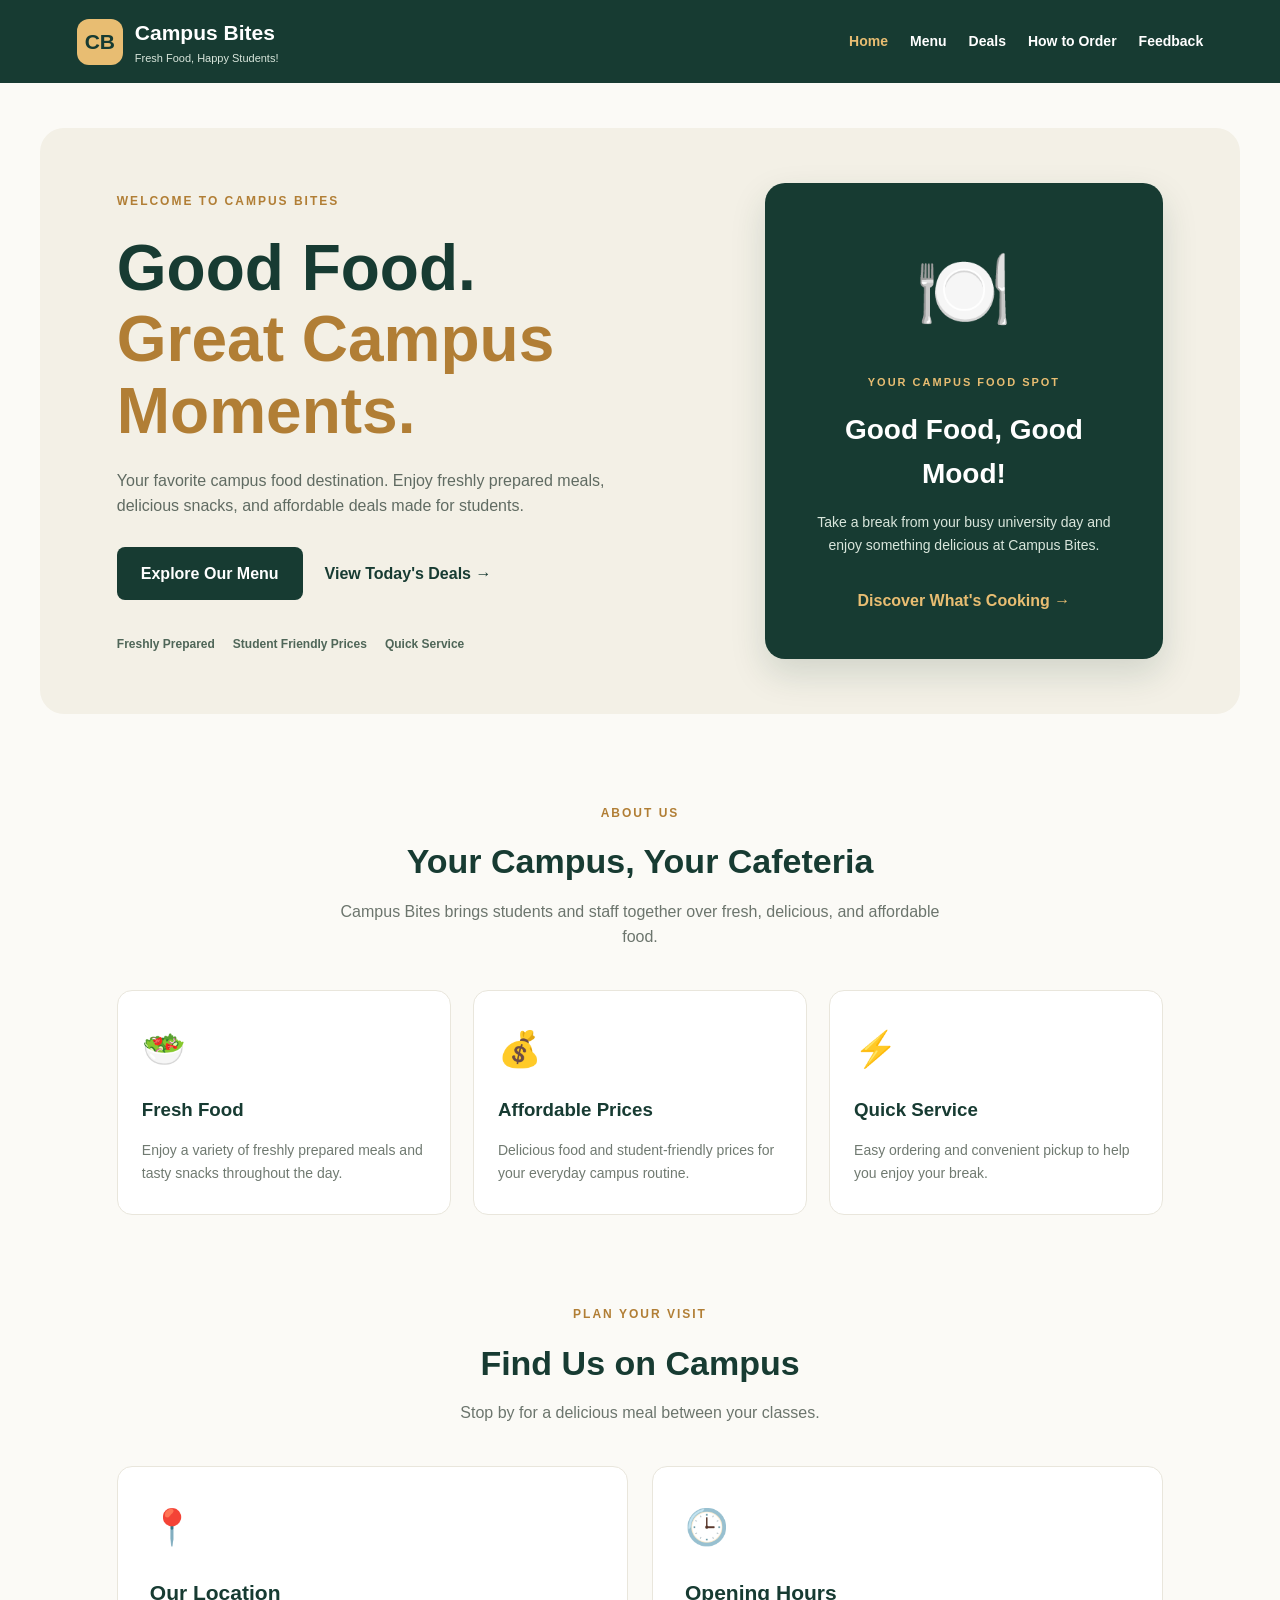
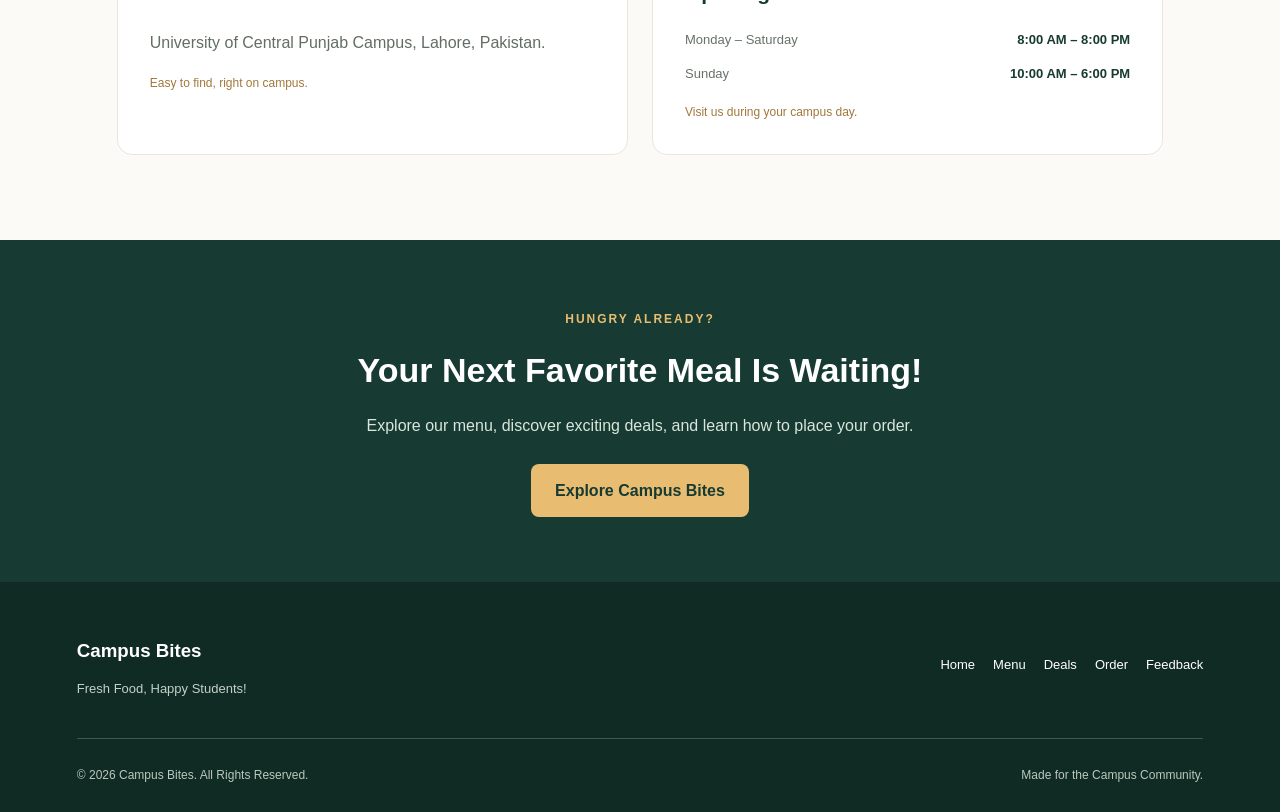
<file: src/index.html>
<!DOCTYPE html>
<html lang="en">
<head>
    <meta charset="UTF-8">
    <meta name="viewport" content="width=device-width, initial-scale=1.0">
    <meta name="description" content="Welcome to Campus Bites, your campus cafeteria for fresh food and student-friendly deals.">

    <title>Campus Bites | Home</title>

    <link rel="stylesheet" href="../styles/style.css">
</head>

<body class="home-page">

    <header class="home-header">
        <div class="home-nav-container">

            <a href="index.html" class="home-brand">
                <span class="home-brand-icon">CB</span>
                <span>
                    Campus Bites
                    <small>Fresh Food, Happy Students!</small>
                </span>
            </a>

            <nav class="home-navigation" aria-label="Main navigation">
                <a href="index.html" class="active">Home</a>
                <a href="menu.html">Menu</a>
                <a href="deals.html">Deals</a>
                <a href="order.html">How to Order</a>
                <a href="feedback.html">Feedback</a>
            </nav>

        </div>
    </header>

    <main>

        <!-- Hero Section -->
        <section class="home-hero">

            <div class="home-hero-content">

                <span class="home-tag">WELCOME TO CAMPUS BITES</span>

                <h1>
                    Good Food.
                    <span>Great Campus Moments.</span>
                </h1>

                <p>
                    Your favorite campus food destination.
                    Enjoy freshly prepared meals, delicious snacks,
                    and affordable deals made for students.
                </p>

                <div class="home-buttons">
                    <a href="menu.html" class="home-primary-btn">
                        Explore Our Menu
                    </a>

                    <a href="deals.html" class="home-secondary-btn">
                        View Today's Deals →
                    </a>
                </div>

                <div class="home-highlight">
                    <span>Freshly Prepared</span>
                    <span>Student Friendly Prices</span>
                    <span>Quick Service</span>
                </div>

            </div>

            <div class="home-hero-card">

                <div class="home-food-icon">🍽️</div>

                <span class="home-card-label">YOUR CAMPUS FOOD SPOT</span>

                <h2>Good Food, Good Mood!</h2>

                <p>
                    Take a break from your busy university day
                    and enjoy something delicious at Campus Bites.
                </p>

                <a href="menu.html">Discover What's Cooking →</a>

            </div>

        </section>

        <!-- About Section -->
        <section class="home-about" id="about">

            <div class="home-section-heading">
                <span>ABOUT US</span>
                <h2>Your Campus, Your Cafeteria</h2>
                <p>
                    Campus Bites brings students and staff together
                    over fresh, delicious, and affordable food.
                </p>
            </div>

            <div class="home-feature-grid">

                <article class="home-feature-card">
                    <div class="home-feature-icon">🥗</div>
                    <h3>Fresh Food</h3>
                    <p>
                        Enjoy a variety of freshly prepared meals
                        and tasty snacks throughout the day.
                    </p>
                </article>

                <article class="home-feature-card">
                    <div class="home-feature-icon">💰</div>
                    <h3>Affordable Prices</h3>
                    <p>
                        Delicious food and student-friendly prices
                        for your everyday campus routine.
                    </p>
                </article>

                <article class="home-feature-card">
                    <div class="home-feature-icon">⚡</div>
                    <h3>Quick Service</h3>
                    <p>
                        Easy ordering and convenient pickup
                        to help you enjoy your break.
                    </p>
                </article>

            </div>

        </section>

        <!-- Location and Timings -->
        <section class="home-visit" id="visit">

            <div class="home-section-heading">
                <span>PLAN YOUR VISIT</span>
                <h2>Find Us on Campus</h2>
                <p>
                    Stop by for a delicious meal between your classes.
                </p>
            </div>

            <div class="home-information-grid">

                <article class="home-info-card">

                    <div class="home-info-icon">📍</div>

                    <h3>Our Location</h3>

                    <p>
                        University of Central Punjab Campus,
                        Lahore, Pakistan.
                    </p>

                    <span class="home-info-note">
                        Easy to find, right on campus.
                    </span>

                </article>

                <article class="home-info-card">

                    <div class="home-info-icon">🕒</div>

                    <h3>Opening Hours</h3>

                    <div class="home-hours">
                        <div>
                            <span>Monday – Saturday</span>
                            <strong>8:00 AM – 8:00 PM</strong>
                        </div>

                        <div>
                            <span>Sunday</span>
                            <strong>10:00 AM – 6:00 PM</strong>
                        </div>
                    </div>

                    <span class="home-info-note">
                        Visit us during your campus day.
                    </span>

                </article>

            </div>

        </section>

        <!-- Explore Section -->
        <section class="home-explore">

            <span>HUNGRY ALREADY?</span>

            <h2>Your Next Favorite Meal Is Waiting!</h2>

            <p>
                Explore our menu, discover exciting deals,
                and learn how to place your order.
            </p>

            <a href="menu.html" class="home-primary-btn">
                Explore Campus Bites
            </a>

        </section>

    </main>

    <!-- Footer -->
    <footer class="home-footer">

        <div class="home-footer-content">

            <div>
                <h3>Campus Bites</h3>
                <p>Fresh Food, Happy Students!</p>
            </div>

            <div class="home-footer-links">
                <a href="index.html">Home</a>
                <a href="menu.html">Menu</a>
                <a href="deals.html">Deals</a>
                <a href="order.html">Order</a>
                <a href="feedback.html">Feedback</a>
            </div>

        </div>

        <div class="home-footer-bottom">
            <p>© 2026 Campus Bites. All Rights Reserved.</p>
            <p>Made for the Campus Community.</p>
        </div>

    </footer>

</body>
</html>
</file>
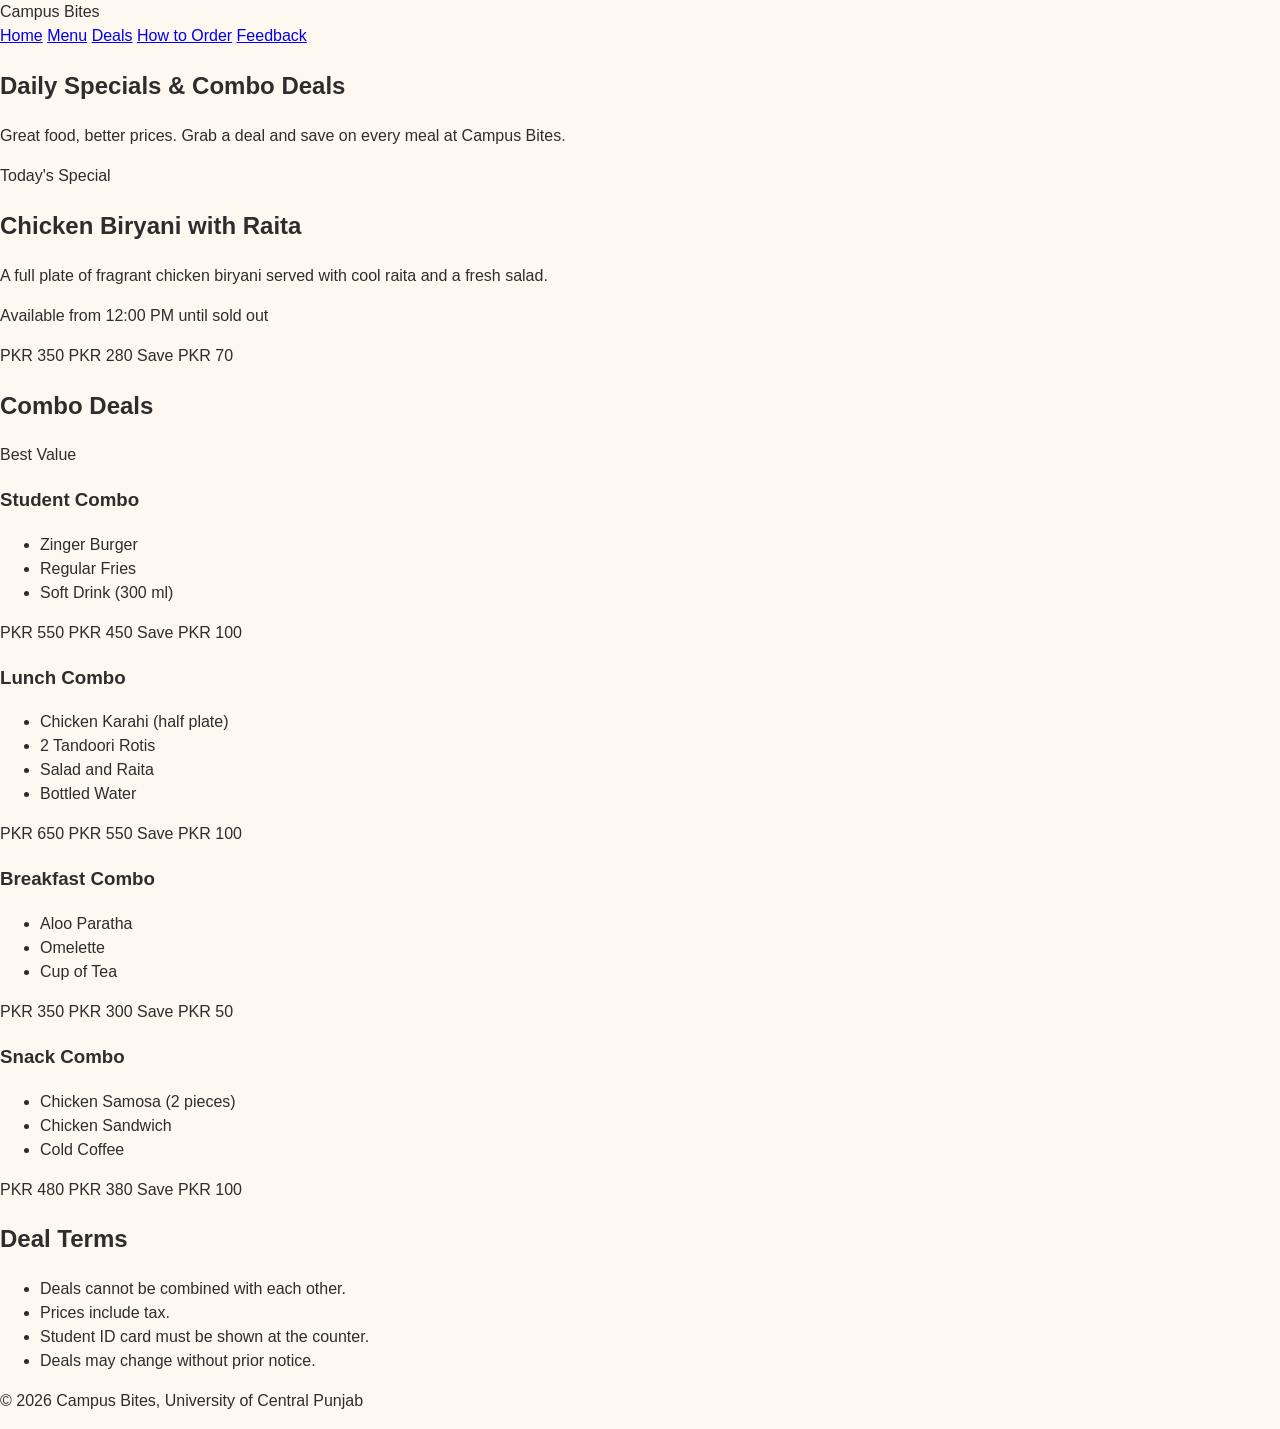
<file: src/deals.html>
<!DOCTYPE html>
<html lang="en">
<head>
    <meta charset="UTF-8">
    <meta name="viewport" content="width=device-width, initial-scale=1.0">
    <title>Deals - Campus Bites</title>
    <link rel="stylesheet" href="../styles/style.css">
</head>
<body class="deals-page">
    <header class="deal-header">
        <div class="deal-brand">Campus Bites</div>
        <nav class="deal-nav">
            <a href="index.html">Home</a>
            <a href="menu.html">Menu</a>
            <a href="deals.html" class="active">Deals</a>
            <a href="order.html">How to Order</a>
            <a href="feedback.html">Feedback</a>
        </nav>
    </header>

    <section class="deal-hero">
        <h1>Daily Specials &amp; Combo Deals</h1>
        <p>Great food, better prices. Grab a deal and save on every meal at Campus Bites.</p>
    </section>

    <main class="deal-container">
        <section class="deal-special">
            <div class="deal-special-text">
                <span class="deal-badge">Today's Special</span>
                <h2>Chicken Biryani with Raita</h2>
                <p>A full plate of fragrant chicken biryani served with cool raita and a fresh salad.</p>
                <p class="deal-time">Available from 12:00 PM until sold out</p>
            </div>
            <div class="deal-special-price">
                <span class="deal-old-price">PKR 350</span>
                <span class="deal-new-price">PKR 280</span>
                <span class="deal-save">Save PKR 70</span>
            </div>
        </section>

        <h2 class="deal-heading">Combo Deals</h2>
        <div class="deal-grid">
            <article class="deal-card deal-featured">
                <span class="deal-tag">Best Value</span>
                <h3>Student Combo</h3>
                <ul>
                    <li>Zinger Burger</li>
                    <li>Regular Fries</li>
                    <li>Soft Drink (300 ml)</li>
                </ul>
                <div class="deal-card-footer">
                    <span class="deal-old-price">PKR 550</span>
                    <span class="deal-new-price">PKR 450</span>
                    <span class="deal-save">Save PKR 100</span>
                </div>
            </article>

            <article class="deal-card">
                <h3>Lunch Combo</h3>
                <ul>
                    <li>Chicken Karahi (half plate)</li>
                    <li>2 Tandoori Rotis</li>
                    <li>Salad and Raita</li>
                    <li>Bottled Water</li>
                </ul>
                <div class="deal-card-footer">
                    <span class="deal-old-price">PKR 650</span>
                    <span class="deal-new-price">PKR 550</span>
                    <span class="deal-save">Save PKR 100</span>
                </div>
            </article>

            <article class="deal-card">
                <h3>Breakfast Combo</h3>
                <ul>
                    <li>Aloo Paratha</li>
                    <li>Omelette</li>
                    <li>Cup of Tea</li>
                </ul>
                <div class="deal-card-footer">
                    <span class="deal-old-price">PKR 350</span>
                    <span class="deal-new-price">PKR 300</span>
                    <span class="deal-save">Save PKR 50</span>
                </div>
            </article>

            <article class="deal-card">
                <h3>Snack Combo</h3>
                <ul>
                    <li>Chicken Samosa (2 pieces)</li>
                    <li>Chicken Sandwich</li>
                    <li>Cold Coffee</li>
                </ul>
                <div class="deal-card-footer">
                    <span class="deal-old-price">PKR 480</span>
                    <span class="deal-new-price">PKR 380</span>
                    <span class="deal-save">Save PKR 100</span>
                </div>
            </article>
        </div>

        <section class="deal-terms">
            <h2>Deal Terms</h2>
            <ul>
                <li>Deals cannot be combined with each other.</li>
                <li>Prices include tax.</li>
                <li>Student ID card must be shown at the counter.</li>
                <li>Deals may change without prior notice.</li>
            </ul>
        </section>
    </main>

    <footer class="deal-footer">
        <p>&copy; 2026 Campus Bites, University of Central Punjab</p>
    </footer>
</body>
</html>
</file>
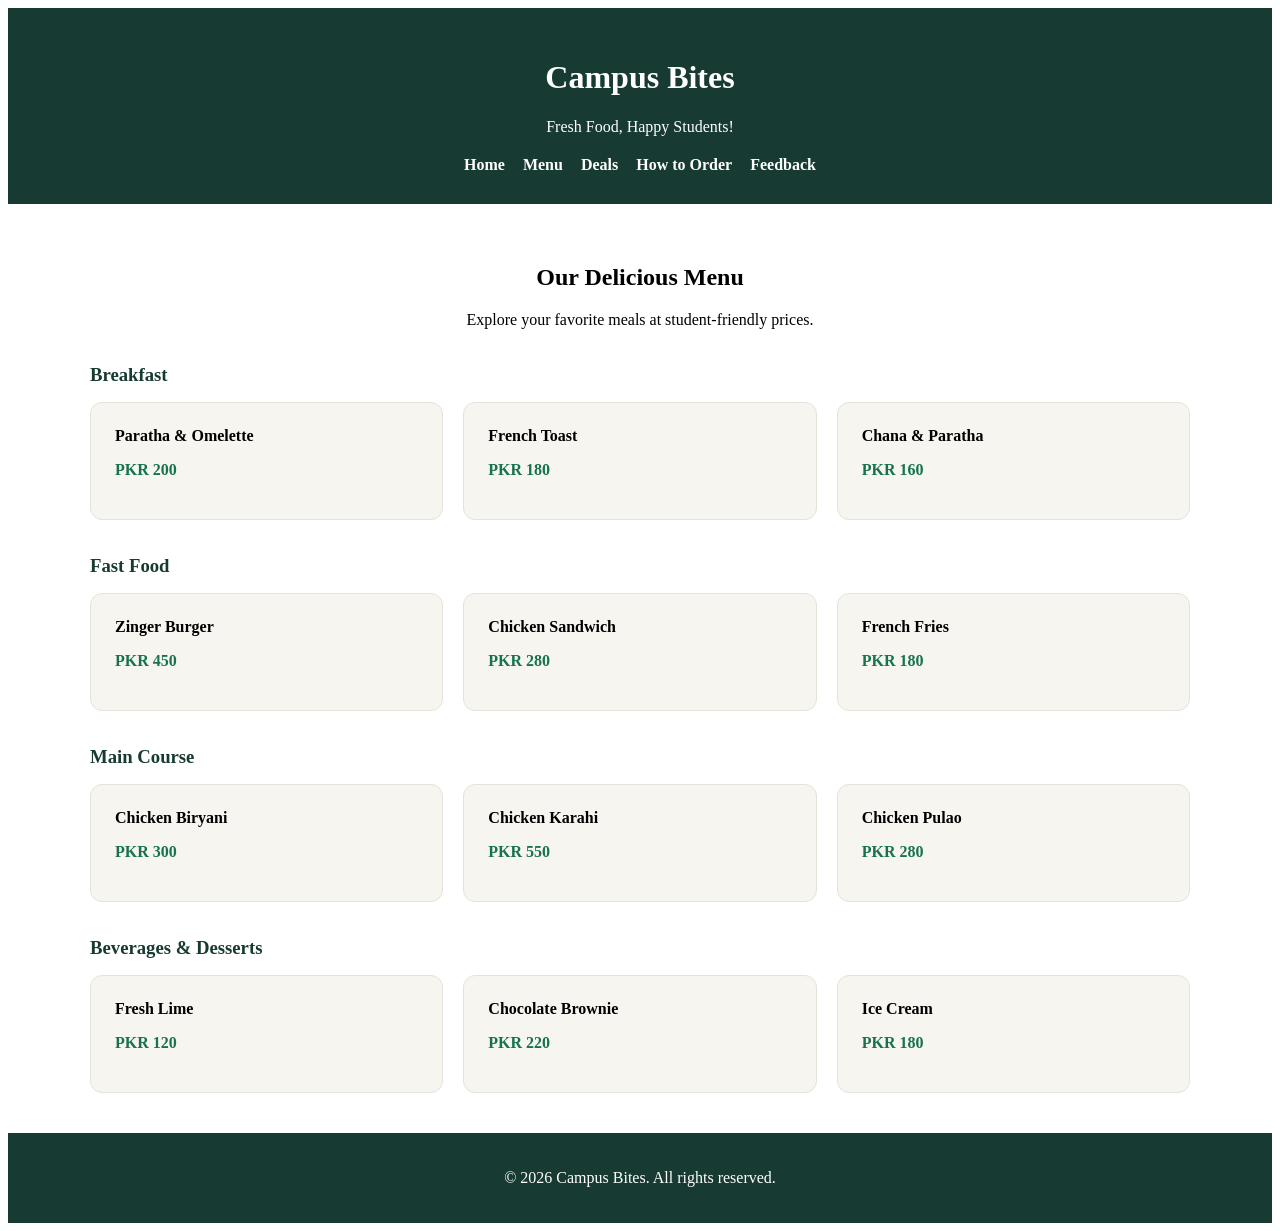
<file: src/menu.html>
<!DOCTYPE html>
<html lang="en">
<head>
  <meta charset="UTF-8">
  <meta name="viewport" content="width=device-width, initial-scale=1.0">
  <title>Menu | Campus Bites</title>
  <link rel="stylesheet" href="../styles/style.css">
</head>
<body>
  <header class="menu-header">
    <h1>Campus Bites</h1>
    <p>Fresh Food, Happy Students!</p>

    <nav aria-label="Main navigation">
      <a href="index.html">Home</a>
      <a href="menu.html">Menu</a>
      <a href="deals.html">Deals</a>
      <a href="order.html">How to Order</a>
      <a href="feedback.html">Feedback</a>
    </nav>
  </header>

  <main class="menu-page">
    <h2>Our Delicious Menu</h2>
    <p>Explore your favorite meals at student-friendly prices.</p>

    <section class="menu-category">
      <h3>Breakfast</h3>
      <div class="menu-grid">
        <article class="menu-card"><h4>Paratha & Omelette</h4><p>PKR 200</p></article>
        <article class="menu-card"><h4>French Toast</h4><p>PKR 180</p></article>
        <article class="menu-card"><h4>Chana & Paratha</h4><p>PKR 160</p></article>
      </div>
    </section>

    <section class="menu-category">
      <h3>Fast Food</h3>
      <div class="menu-grid">
        <article class="menu-card"><h4>Zinger Burger</h4><p>PKR 450</p></article>
        <article class="menu-card"><h4>Chicken Sandwich</h4><p>PKR 280</p></article>
        <article class="menu-card"><h4>French Fries</h4><p>PKR 180</p></article>
      </div>
    </section>

    <section class="menu-category">
      <h3>Main Course</h3>
      <div class="menu-grid">
        <article class="menu-card"><h4>Chicken Biryani</h4><p>PKR 300</p></article>
        <article class="menu-card"><h4>Chicken Karahi</h4><p>PKR 550</p></article>
        <article class="menu-card"><h4>Chicken Pulao</h4><p>PKR 280</p></article>
      </div>
    </section>

    <section class="menu-category">
      <h3>Beverages & Desserts</h3>
      <div class="menu-grid">
        <article class="menu-card"><h4>Fresh Lime</h4><p>PKR 120</p></article>
        <article class="menu-card"><h4>Chocolate Brownie</h4><p>PKR 220</p></article>
        <article class="menu-card"><h4>Ice Cream</h4><p>PKR 180</p></article>
      </div>
    </section>
  </main>

  <footer class="menu-footer">
    <p>&copy; 2026 Campus Bites. All rights reserved.</p>
  </footer>
</body>
</html>
</file>
<file: styles/style.css>
.deals-page {
    margin: 0;
    font-family: "Segoe UI", Arial, sans-serif;
    background-color: #fff8f0;
    color: #2d2d2d;
    line-height: 1.5;
}


/* Member 1: Menu Page Styling */

.menu-header {
  background: #173b32;
  color: white;
  text-align: center;
  padding: 30px 20px;
}

.menu-header nav {
  display: flex;
  justify-content: center;
  flex-wrap: wrap;
  gap: 18px;
  margin-top: 20px;
}

.menu-header nav a {
  color: white;
  text-decoration: none;
  font-weight: 600;
}

.menu-header nav a:hover {
  text-decoration: underline;
}

.menu-page {
  max-width: 1100px;
  margin: auto;
  padding: 40px 20px;
}

.menu-page > h2,
.menu-page > p {
  text-align: center;
}

.menu-category {
  margin-top: 35px;
}

.menu-category h3 {
  margin-bottom: 16px;
  color: #173b32;
}

.menu-grid {
  display: grid;
  grid-template-columns: repeat(3, minmax(0, 1fr));
  gap: 20px;
}

.menu-card {
  background: #f7f5ef;
  padding: 24px;
  border-radius: 12px;
  border: 1px solid #e5e2d9;
}

.menu-card h4 {
  margin: 0 0 12px;
}

.menu-card p {
  color: #16734c;
  font-weight: bold;
}

.menu-footer {
  text-align: center;
  padding: 20px;
  background: #173b32;
  color: white;
}

/* Responsive Design - Required Media Query */
@media (max-width: 768px) {
  .menu-grid {
    grid-template-columns: 1fr;
  }

  .menu-header nav {
    flex-direction: column;
    gap: 12px;
  }

  .menu-page {
    padding: 20px 15px;
  }
}

/* =========================================
   CAMPUS BITES HOME PAGE
========================================= */

.home-page {
    margin: 0;
    font-family: Arial, Helvetica, sans-serif;
    background: #fbfaf6;
    color: #24372f;
    line-height: 1.6;
}

.home-page * {
    box-sizing: border-box;
}

/* Header */

.home-header {
    background: #173b32;
    color: #ffffff;
    padding: 16px 6%;
}

.home-nav-container {
    max-width: 1200px;
    margin: auto;
    display: flex;
    justify-content: space-between;
    align-items: center;
    gap: 25px;
}

.home-brand {
    display: flex;
    align-items: center;
    gap: 12px;
    color: white;
    text-decoration: none;
    font-size: 21px;
    font-weight: bold;
    white-space: nowrap;
}

.home-brand small {
    display: block;
    font-size: 11px;
    font-weight: normal;
    color: #d9e6dc;
}

.home-brand-icon {
    background: #e8bd72;
    color: #173b32;
    width: 46px;
    height: 46px;
    border-radius: 12px;
    display: grid;
    place-items: center;
    font-weight: bold;
}

.home-navigation {
    display: flex;
    align-items: center;
    flex-wrap: wrap;
    gap: 22px;
}

.home-navigation a {
    color: #ffffff;
    text-decoration: none;
    font-size: 14px;
    font-weight: 600;
    transition: 0.3s;
}

.home-navigation a:hover,
.home-navigation a.active {
    color: #e8bd72;
}

/* Hero Section */

.home-hero {
    max-width: 1200px;
    margin: 45px auto;
    padding: 55px 6%;
    display: grid;
    grid-template-columns: 1.2fr 0.8fr;
    align-items: center;
    gap: 50px;
    background: #f3f0e6;
    border-radius: 24px;
}

.home-hero-content {
    max-width: 620px;
}

.home-tag,
.home-section-heading > span {
    color: #b17e35;
    font-size: 12px;
    font-weight: bold;
    letter-spacing: 2px;
}

.home-hero-content h1 {
    font-size: clamp(38px, 5vw, 65px);
    line-height: 1.12;
    margin: 20px 0;
    color: #173b32;
}

.home-hero-content h1 span {
    display: block;
    color: #b17e35;
}

.home-hero-content > p {
    color: #606b62;
    max-width: 530px;
    margin-bottom: 28px;
    font-size: 16px;
}

.home-buttons {
    display: flex;
    align-items: center;
    flex-wrap: wrap;
    gap: 22px;
}

.home-primary-btn {
    display: inline-block;
    background: #173b32;
    color: white;
    padding: 14px 24px;
    border-radius: 8px;
    text-decoration: none;
    font-weight: bold;
    transition: 0.3s;
}

.home-primary-btn:hover {
    background: #285b48;
    transform: translateY(-2px);
}

.home-secondary-btn {
    color: #173b32;
    text-decoration: none;
    font-weight: bold;
}

.home-highlight {
    display: flex;
    flex-wrap: wrap;
    gap: 18px;
    margin-top: 35px;
    color: #4f6658;
    font-size: 12px;
    font-weight: bold;
}

/* Hero Information Card */

.home-hero-card {
    background: #173b32;
    color: #ffffff;
    padding: 45px 35px;
    border-radius: 20px;
    text-align: center;
    box-shadow: 0 15px 35px rgba(23, 59, 50, 0.15);
}

.home-food-icon {
    font-size: 78px;
    margin-bottom: 15px;
}

.home-card-label {
    color: #e8bd72;
    font-size: 11px;
    letter-spacing: 2px;
    font-weight: bold;
}

.home-hero-card h2 {
    font-size: 28px;
    margin: 14px 0;
}

.home-hero-card p {
    color: #d9e6dc;
    font-size: 14px;
}

.home-hero-card a {
    display: inline-block;
    margin-top: 18px;
    color: #e8bd72;
    text-decoration: none;
    font-weight: bold;
}

/* Section Headings */

.home-section-heading {
    text-align: center;
    max-width: 650px;
    margin: 0 auto 40px;
    padding: 0 15px;
}

.home-section-heading h2 {
    font-size: 34px;
    color: #173b32;
    margin: 10px 0;
}

.home-section-heading p {
    color: #6c756d;
    margin: 0;
}

/* About Section */

.home-about,
.home-visit {
    max-width: 1200px;
    margin: 85px auto;
    padding: 0 6%;
}

.home-feature-grid {
    display: grid;
    grid-template-columns: repeat(3, 1fr);
    gap: 22px;
}

.home-feature-card {
    background: #ffffff;
    border: 1px solid #e9e6dc;
    border-radius: 15px;
    padding: 30px 24px;
    transition: 0.3s;
}

.home-feature-card:hover {
    transform: translateY(-5px);
    box-shadow: 0 12px 28px rgba(23, 59, 50, 0.08);
}

.home-feature-icon {
    font-size: 35px;
}

.home-feature-card h3 {
    color: #173b32;
    margin-bottom: 10px;
}

.home-feature-card p {
    color: #707a71;
    font-size: 14px;
    margin-bottom: 0;
}

/* Location and Opening Hours */

.home-information-grid {
    display: grid;
    grid-template-columns: repeat(2, 1fr);
    gap: 24px;
}

.home-info-card {
    background: #ffffff;
    padding: 32px;
    border: 1px solid #e9e6dc;
    border-radius: 15px;
}

.home-info-icon {
    font-size: 35px;
}

.home-info-card h3 {
    color: #173b32;
    font-size: 21px;
}

.home-info-card > p {
    color: #626d64;
}

.home-info-note {
    display: block;
    margin-top: 18px;
    color: #a1783c;
    font-size: 12px;
}

.home-hours {
    display: flex;
    flex-direction: column;
    gap: 13px;
}

.home-hours div {
    display: flex;
    justify-content: space-between;
    flex-wrap: wrap;
    gap: 8px;
    font-size: 13px;
}

.home-hours span {
    color: #667168;
}

.home-hours strong {
    color: #173b32;
}

/* Explore Section */

.home-explore {
    background: #173b32;
    color: #ffffff;
    text-align: center;
    padding: 65px 20px;
    margin-top: 85px;
}

.home-explore > span {
    color: #e8bd72;
    font-size: 12px;
    letter-spacing: 2px;
    font-weight: bold;
}

.home-explore h2 {
    font-size: 34px;
    margin: 12px 0;
}

.home-explore p {
    color: #d9e6dc;
    margin-bottom: 25px;
}

.home-explore .home-primary-btn {
    background: #e8bd72;
    color: #173b32;
}

/* Footer */

.home-footer {
    background: #102b24;
    color: #ffffff;
    padding: 35px 6% 15px;
}

.home-footer-content {
    max-width: 1200px;
    margin: auto;
    display: flex;
    justify-content: space-between;
    align-items: center;
    flex-wrap: wrap;
    gap: 25px;
}

.home-footer-content h3 {
    margin-bottom: 3px;
}

.home-footer-content p {
    color: #c4d1c8;
    font-size: 13px;
}

.home-footer-links {
    display: flex;
    flex-wrap: wrap;
    gap: 18px;
}

.home-footer-links a {
    color: #ffffff;
    text-decoration: none;
    font-size: 13px;
}

.home-footer-links a:hover {
    color: #e8bd72;
}

.home-footer-bottom {
    max-width: 1200px;
    margin: 25px auto 0;
    padding-top: 15px;
    border-top: 1px solid #40594e;
    display: flex;
    justify-content: space-between;
    flex-wrap: wrap;
    color: #bac8bd;
    font-size: 12px;
}

/* Responsive Design */

@media (max-width: 900px) {

    .home-nav-container {
        flex-direction: column;
        align-items: flex-start;
    }

    .home-navigation {
        gap: 16px;
    }

    .home-hero {
        grid-template-columns: 1fr;
        margin: 25px 15px;
    }

    .home-hero-card {
        max-width: 550px;
        width: 100%;
        margin: auto;
    }

    .home-feature-grid {
        grid-template-columns: repeat(2, 1fr);
    }

}

@media (max-width: 600px) {

    .home-header {
        padding: 18px 5%;
    }

    .home-navigation {
        display: flex;
        gap: 12px;
    }

    .home-navigation a {
        font-size: 12px;
    }

    .home-hero {
        padding: 35px 22px;
        gap: 30px;
    }

    .home-hero-content h1 {
        font-size: 39px;
    }

    .home-buttons {
        align-items: flex-start;
        flex-direction: column;
    }

    .home-feature-grid,
    .home-information-grid {
        grid-template-columns: 1fr;
    }

    .home-about,
    .home-visit {
        margin: 55px auto;
        padding: 0 18px;
    }

    .home-section-heading h2 {
        font-size: 27px;
    }

    .home-explore h2 {
        font-size: 27px;
    }

    .home-footer-content {
        flex-direction: column;
        align-items: flex-start;
    }

    .home-footer-bottom {
        flex-direction: column;
        gap: 5px;
    }

}
</file>
